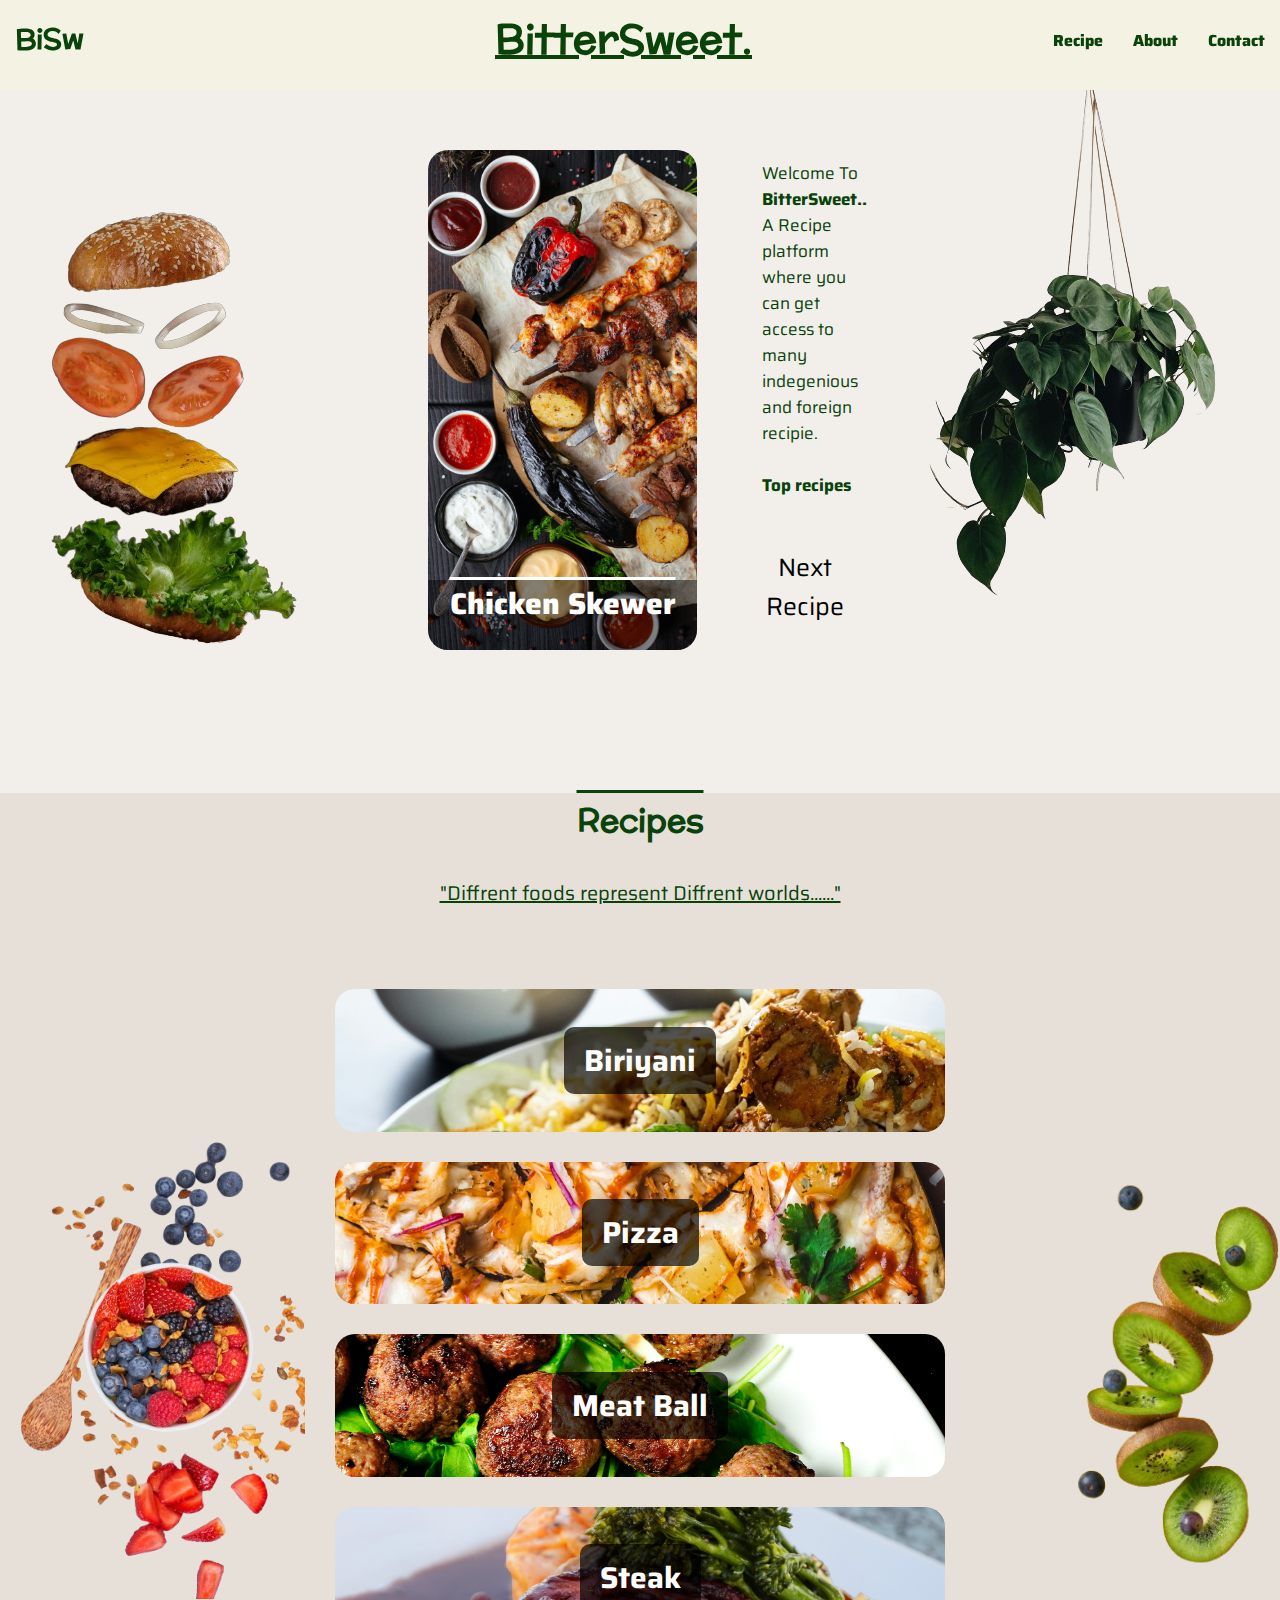
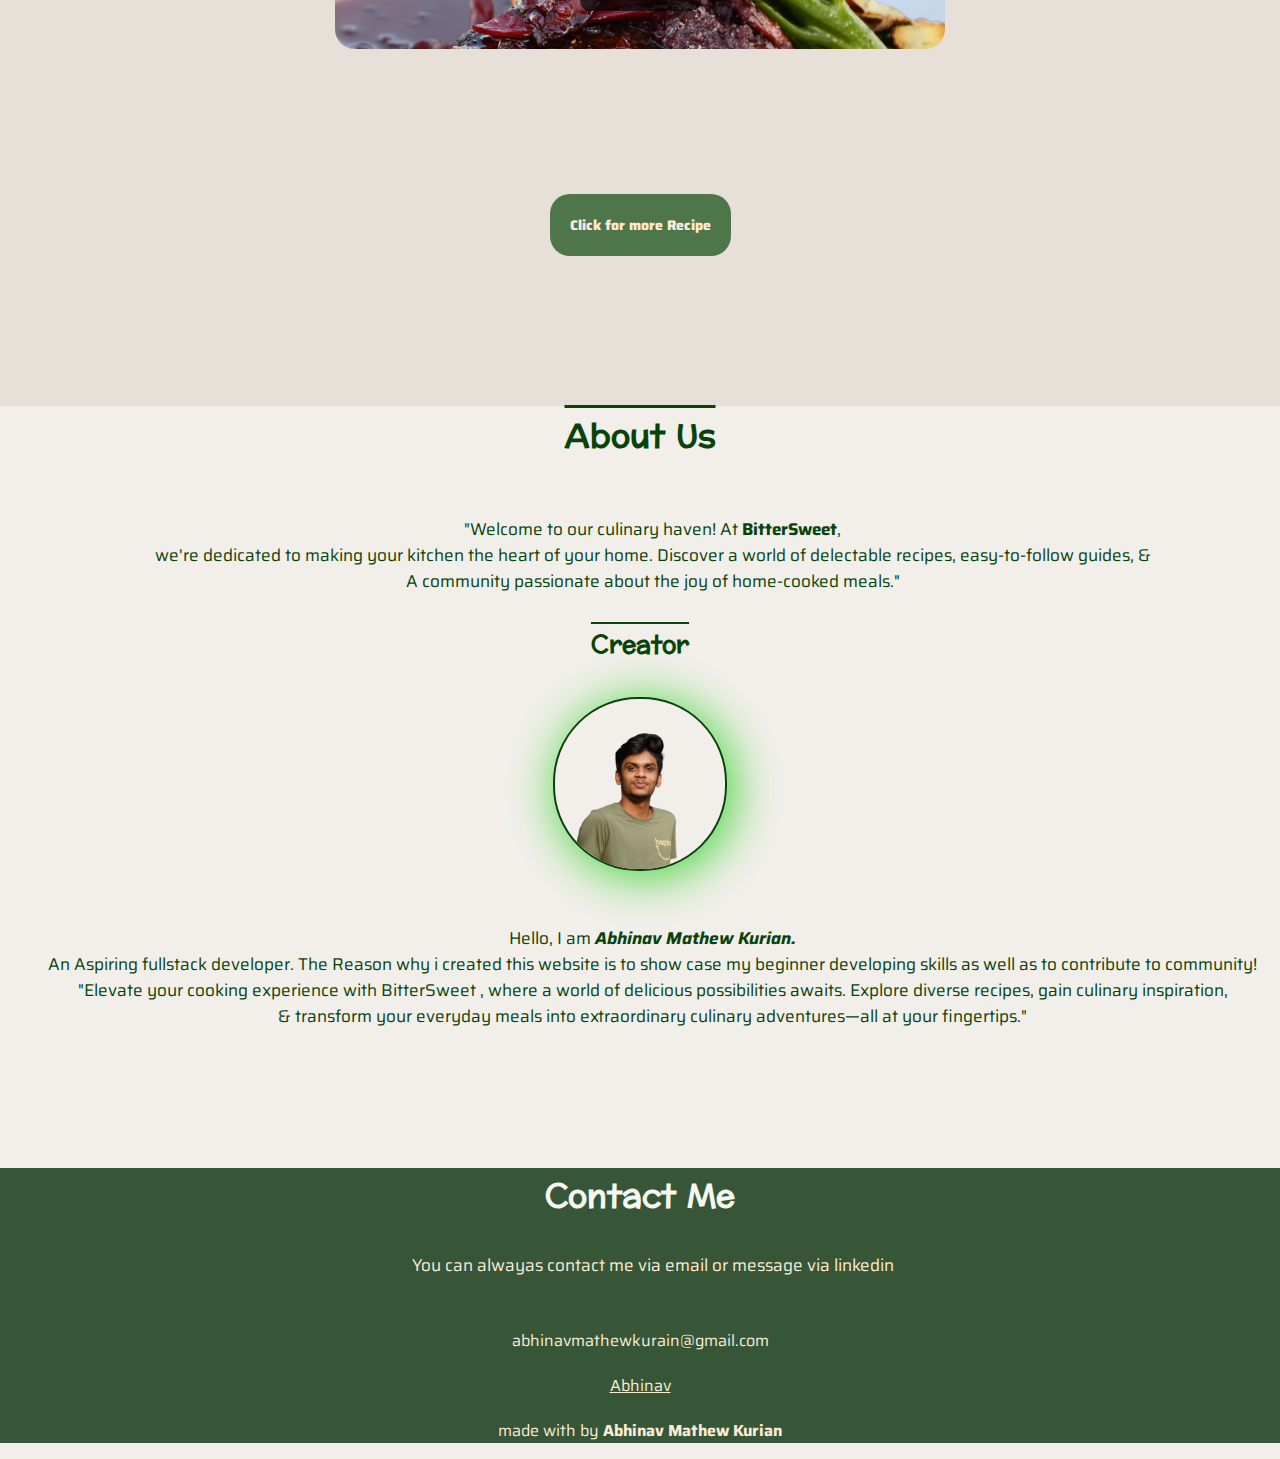
<file: index.html>
<!DOCTYPE html>
<html lang="en">
<head>
    <meta charset="UTF-8">
    <meta name="viewport" content="width=device-width, initial-scale=1.0">
    <link rel="preconnect" href="https://fonts.googleapis.com">
    <link rel="preconnect" href="https://fonts.gstatic.com" crossorigin>
    <link href="https://fonts.googleapis.com/css2?family=Lobster+Two:ital@1&family=Preahvihear&display=swap" rel="stylesheet">
    <link rel="preconnect" href="https://fonts.googleapis.com">
    <link rel="preconnect" href="https://fonts.gstatic.com" crossorigin>
    <link href="https://fonts.googleapis.com/css2?family=Saira:wght@300&display=swap" rel="stylesheet">
    <link rel="stylesheet" href="https://cdnjs.cloudflare.com/ajax/libs/font-awesome/6.5.1/css/all.min.css" integrity="sha512-DTOQO9RWCH3ppGqcWaEA1BIZOC6xxalwEsw9c2QQeAIftl+Vegovlnee1c9QX4TctnWMn13TZye+giMm8e2LwA==" crossorigin="anonymous" referrerpolicy="no-referrer" />
    <link rel="stylesheet" href="styles.css">
    <title>BitterSweet</title>
</head>
<body>
        <div class="header">
            <div class="logo"><a href="index.html"><h2>BiSw</h2></a></div>
            <div class="heading"><h1>BitterSweet.</h1></div>
            <nav>
                <ul>
                    <li id="recipeid"><a >Recipe</a></li>
                    <li id="aboutid"><a >About</a></li>
                    <li id="contactid"><a >Contact</a></li>
                </ul>
            </nav>
        </div>
    <div class="container">
        <div class="vegie">
            <img src="./images/burger-removebg.png" alt="chilie">
        </div>   
        <div class="grid-container">
            <div class="one" id="cardSlider">
                <div class="card byone">
                    <div class="title"><a href="chicken.html">Chicken Skewer</a></div>
                </div>
                <div class="card bytwo">
                    <div class="title"><a href="pasta.html">Pasta</a></div>
                </div>
                <div class="card bythree">
                    <div class="title"><a href="oatmeal.html">Oat Meal</a></div>
                </div>
                <div class="card byfour">
                    <div class="title"><a href="ramen.html">Ramen</a></div>
                </div>
                
              </div>
              
            <div class="two">
                <div class="para"> Welcome To <b>BitterSweet..</b> <br>A Recipe platform where you can get access to many indegenious and foreign recipie. <br> <br><b>Top recipes</b><span> </span><i class="fa-solid fa-down-long"></i> </div>
            </div>
            <div class="three"><section>Next Recipe</section><i id="nextBtn" class="fa-solid fa-arrow-right"></i></div>
        </div>
        <div class="decoration">
            <img src="./images/plant-removebg-preview.png" alt="leaf">
        </div>
    </div>


<div class="dummy"></div>
<!-- ------------------------------------------------- ------------Recipes page ----- ------------------------------------------------------- -->


    <div class="recipeContainer">
        <div class="recipeheading"><h2>Recipes</h2></div>
        <div class="subhead"><p>"Diffrent foods represent Diffrent worlds......" </p></div>
            <div class="recipegrid">
                <div class="rone"></div>
                <div class="rtwo">
                    <div class="incard" id="biriyani"><a href="biriyani.html">Biriyani</a></div>
                </div>
                <div class="rthree">
                    <div class="incard" id="pizza"><a href="pizza.html">Pizza</a></div>
                </div>
                <div class="rfour">
                    <div class="incard" id="meatball"><a href="meatball.html">Meat Ball</a></div>
                </div>
                <div class="rfive">
                    <div class="incard" id="steak"><a href="steak.html">Steak</a></div>
                </div>
                <div class="rsix"></div>
            </div>
            <div    class="rbtn">
                <button class="recipebtn">Click for more Recipe</button>
            </div>
    </div>

    <!-----------------------------------------------------------------About page-------------------------------------------------------------------->

    <div class="aboutcontainer">
        <div class="headabout"><h2>About Us</h2></div>
        <div class="para"><p>
            "Welcome to our culinary haven! At <b>BitterSweet</b>,<br> we're dedicated to making your kitchen the heart of your home. Discover a world of delectable recipes, easy-to-follow guides, & <br>A community passionate about the joy of home-cooked meals."</p></div>
    <div class="creator"><h2>Creator</h2></div>
    <div class="img"><img src="./images/me.png" alt="Abhinav"></div>
    <div class="para"><p>Hello, I am <b><em>Abhinav Mathew Kurian.</em></b><br>An Aspiring fullstack developer. The Reason why i created this website is to show case my beginner developing skills as well as to contribute to community!<br>
    
"Elevate your cooking experience with BitterSweet , where a world of delicious possibilities awaits. Explore diverse recipes, gain culinary inspiration, <br>& transform your everyday meals into extraordinary culinary adventures—all at your fingertips."</p></div>
</div>


<!-- ----------------------------------------------------------------------contact us------------------------------------------------------ -->

<div class="contactcontainer">
    <div class="contacthead"><h2>Contact Me</h2></div>
    <div class="para" style="color: antiquewhite;">You can alwayas contact me via email or message via linkedin</div>
    <div class="email"><i class="fa-solid fa-envelope"></i><span> </span>abhinavmathewkurain@gmail.com</div>
    <div class="linkedin"><i class="fa-brands fa-linkedin"></i><span> </span><a href="https://www.linkedin.com/in/abhinav-mathew-kurian-553042245">Abhinav</a></div>
    <footer>
        <div class="end"><p>made with <span> </span> <i class="fa-solid fa-heart" style="color: #e50606;"></i><span> </span>by <b>Abhinav Mathew Kurian</b> </p></div>
    </footer>
</div>



<script src="https://code.jquery.com/jquery-3.7.0.js"></script>
<script src="index.js"></script>
</body>
</html>
</file>
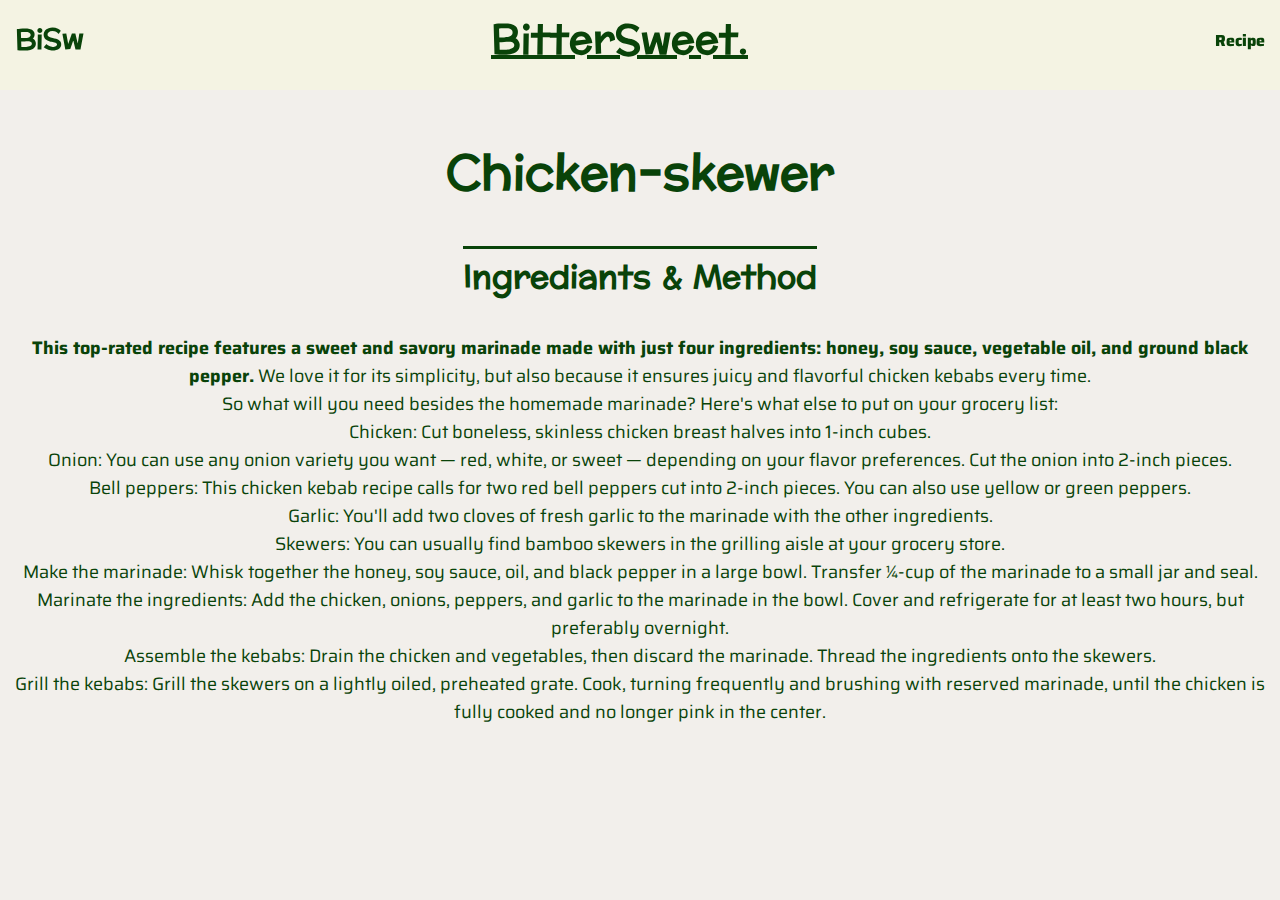
<file: chicken.html>
<!DOCTYPE html>
<html lang="en">
<head>
    <meta charset="UTF-8">
    <meta name="viewport" content="width=device-width, initial-scale=1.0">
    <link rel="preconnect" href="https://fonts.googleapis.com">
    <link rel="preconnect" href="https://fonts.gstatic.com" crossorigin>
    <link href="https://fonts.googleapis.com/css2?family=Lobster+Two:ital@1&family=Preahvihear&display=swap" rel="stylesheet">
    <link rel="preconnect" href="https://fonts.googleapis.com">
    <link rel="preconnect" href="https://fonts.gstatic.com" crossorigin>
    <link href="https://fonts.googleapis.com/css2?family=Saira:wght@300&display=swap" rel="stylesheet">
    <link rel="stylesheet" href="https://cdnjs.cloudflare.com/ajax/libs/font-awesome/6.5.1/css/all.min.css" integrity="sha512-DTOQO9RWCH3ppGqcWaEA1BIZOC6xxalwEsw9c2QQeAIftl+Vegovlnee1c9QX4TctnWMn13TZye+giMm8e2LwA==" crossorigin="anonymous" referrerpolicy="no-referrer" />
    <link rel="stylesheet" href="styles.css">
    <title>Chicken-skewer Recipie</title>
</head>
<body>
    <div class="header">
        <div class="logo"><a href="index.html"><h2>BiSw</h2></a></div>
        <div class="heading" id="center"><h1>BitterSweet.</h1></div>
        <nav>
            <ul>
                <li id="recipeid"><a href="recipie.html">Recipe</a></li>
            </ul>
        </nav>
    </div>


    <div class="recontain">
        <div class="reheading"><h1>Chicken-skewer</h1></div>
        <div class="resubheading"><h2>Ingrediants & Method</h2></div>
        <div class="content"><p><b>This top-rated recipe features a sweet and savory marinade made with just four ingredients: honey, soy sauce, vegetable oil, and ground black pepper.</b> We love it for its simplicity, but also because it ensures juicy and flavorful chicken kebabs every time. <br>
            So what will you need besides the homemade marinade? Here's what else to put on your grocery list: <br>

            Chicken: Cut boneless, skinless chicken breast halves into 1-inch cubes. <br>
            Onion: You can use any onion variety you want — red, white, or sweet — depending on your flavor preferences. Cut the onion into 2-inch pieces. <br>
            Bell peppers: This chicken kebab recipe calls for two red bell peppers cut into 2-inch pieces. You can also use yellow or green peppers.<br>
            Garlic: You'll add two cloves of fresh garlic to the marinade with the other ingredients.<br>
            Skewers: You can usually find bamboo skewers in the grilling aisle at your grocery store.<br>

            Make the marinade: Whisk together the honey, soy sauce, oil, and black pepper in a large bowl. Transfer ¼-cup of the marinade to a small jar and seal. <br>
Marinate the ingredients: Add the chicken, onions, peppers, and garlic to the marinade in the bowl. Cover and refrigerate for at least two hours, but preferably overnight.<br>
Assemble the kebabs: Drain the chicken and vegetables, then discard the marinade. Thread the ingredients onto the skewers.<br>
Grill the kebabs: Grill the skewers on a lightly oiled, preheated grate. Cook, turning frequently and brushing with reserved marinade, until the chicken is fully cooked and no longer pink in the center.<br>
        </p></div>

    </div>
</body>
</html>
</file>
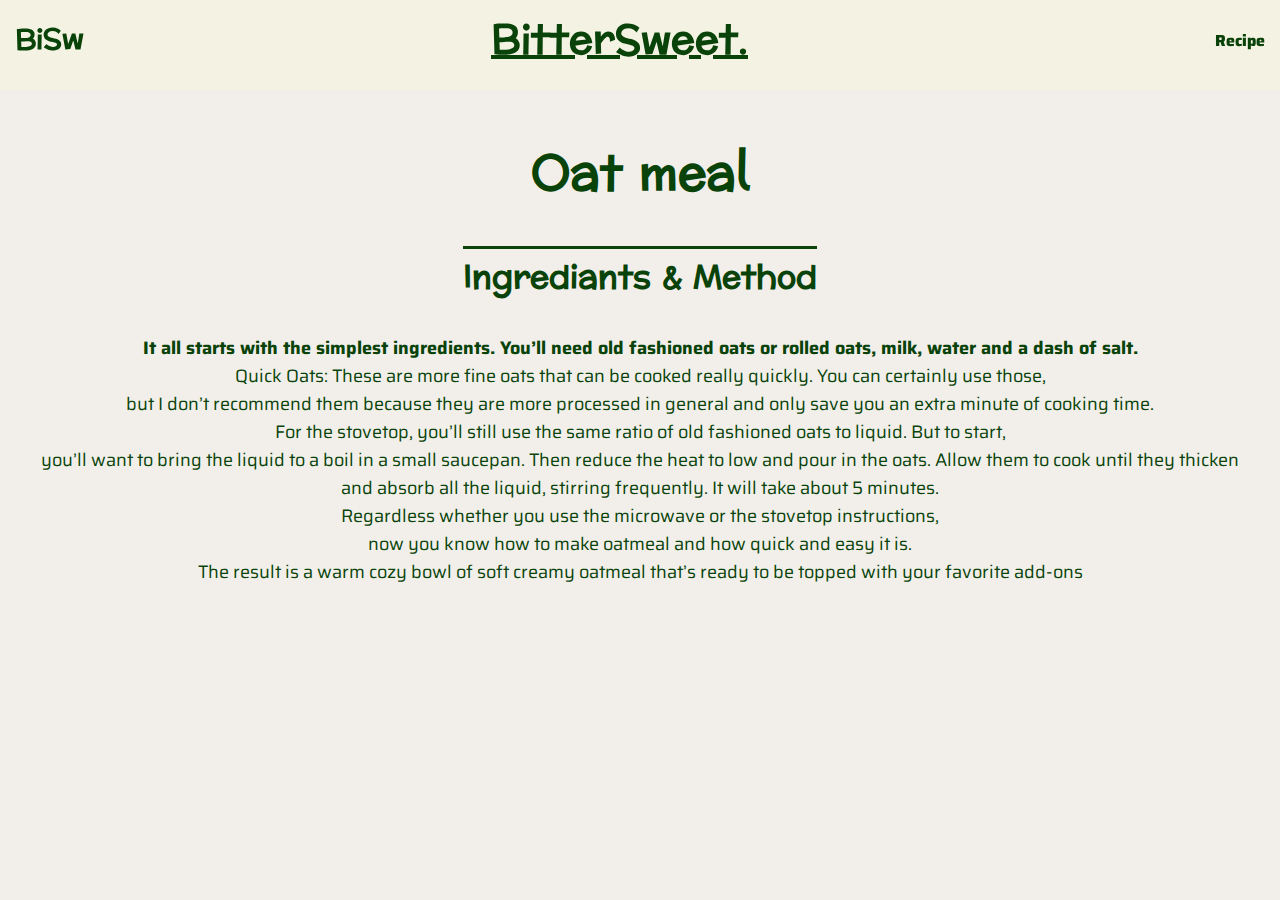
<file: oatmeal.html>
<!DOCTYPE html>
<html lang="en">
<head>
    <meta charset="UTF-8">
    <meta name="viewport" content="width=device-width, initial-scale=1.0">
    <link rel="preconnect" href="https://fonts.googleapis.com">
    <link rel="preconnect" href="https://fonts.gstatic.com" crossorigin>
    <link href="https://fonts.googleapis.com/css2?family=Lobster+Two:ital@1&family=Preahvihear&display=swap" rel="stylesheet">
    <link rel="preconnect" href="https://fonts.googleapis.com">
    <link rel="preconnect" href="https://fonts.gstatic.com" crossorigin>
    <link href="https://fonts.googleapis.com/css2?family=Saira:wght@300&display=swap" rel="stylesheet">
    <link rel="stylesheet" href="https://cdnjs.cloudflare.com/ajax/libs/font-awesome/6.5.1/css/all.min.css" integrity="sha512-DTOQO9RWCH3ppGqcWaEA1BIZOC6xxalwEsw9c2QQeAIftl+Vegovlnee1c9QX4TctnWMn13TZye+giMm8e2LwA==" crossorigin="anonymous" referrerpolicy="no-referrer" />
    <link rel="stylesheet" href="styles.css">
    <title>Pasta Recipie</title>
</head>
<body>
    <div class="header">
        <div class="logo"><a href="index.html"><h2>BiSw</h2></a></div>
        <div class="heading" id="center"><h1>BitterSweet.</h1></div>
        <nav>
            <ul>
                <li id="recipeid"><a href="recipie.html">Recipe</a></li>
            </ul>
        </nav>
    </div>


    <div class="recontain">
        <div class="reheading"><h1>Oat meal</h1></div>
        <div class="resubheading"><h2>Ingrediants & Method</h2></div>
        <div class="content"><p><b>It all starts with the simplest ingredients. You’ll need old fashioned oats or rolled oats, milk, water and a dash of salt. </b> <br>
            Quick Oats: These are more fine oats that can be cooked really quickly. You can certainly use those, <br>but I don’t recommend them because they are more processed in general and only save you an extra minute of cooking time. <br>
            For the stovetop, you’ll still use the same ratio of old fashioned oats to liquid. But to start,<br> you’ll want to bring the liquid to a boil in a small saucepan. Then reduce the heat to low and pour in the oats. Allow them to cook until they thicken <br>and absorb all the liquid, stirring frequently. It will take about 5 minutes.  <br>

            Regardless whether you use the microwave or the stovetop instructions, <br>now you know how to make oatmeal and how quick and easy it is. <br> The result is a warm cozy bowl of soft creamy oatmeal that’s ready to be topped with your favorite add-ons<br>
           </p></div>

    </div>
</body>
</html>
</file>
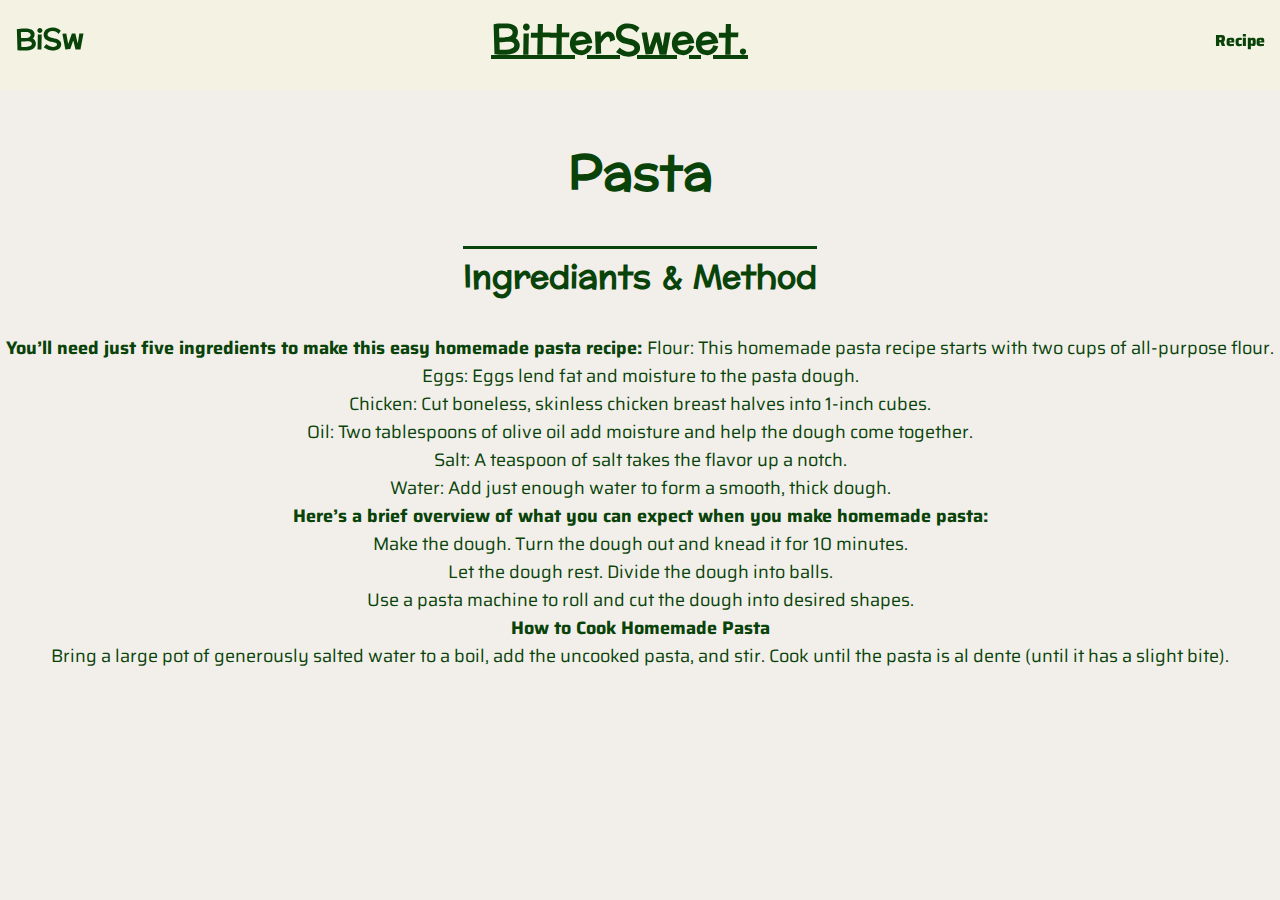
<file: pasta.html>
<!DOCTYPE html>
<html lang="en">
<head>
    <meta charset="UTF-8">
    <meta name="viewport" content="width=device-width, initial-scale=1.0">
    <link rel="preconnect" href="https://fonts.googleapis.com">
    <link rel="preconnect" href="https://fonts.gstatic.com" crossorigin>
    <link href="https://fonts.googleapis.com/css2?family=Lobster+Two:ital@1&family=Preahvihear&display=swap" rel="stylesheet">
    <link rel="preconnect" href="https://fonts.googleapis.com">
    <link rel="preconnect" href="https://fonts.gstatic.com" crossorigin>
    <link href="https://fonts.googleapis.com/css2?family=Saira:wght@300&display=swap" rel="stylesheet">
    <link rel="stylesheet" href="https://cdnjs.cloudflare.com/ajax/libs/font-awesome/6.5.1/css/all.min.css" integrity="sha512-DTOQO9RWCH3ppGqcWaEA1BIZOC6xxalwEsw9c2QQeAIftl+Vegovlnee1c9QX4TctnWMn13TZye+giMm8e2LwA==" crossorigin="anonymous" referrerpolicy="no-referrer" />
    <link rel="stylesheet" href="styles.css">
    <title>Pasta Recipie</title>
</head>
<body>
    <div class="header">
        <div class="logo"><a href="index.html"><h2>BiSw</h2></a></div>
        <div class="heading" id="center"><h1>BitterSweet.</h1></div>
        <nav>
            <ul>
                <li id="recipeid"><a href="recipie.html">Recipe</a></li>
            </ul>
        </nav>
    </div>


    <div class="recontain">
        <div class="reheading"><h1>Pasta</h1></div>
        <div class="resubheading"><h2>Ingrediants & Method</h2></div>
        <div class="content"><p><b>You’ll need just five ingredients to make this easy homemade pasta recipe: </b> 
            Flour: This homemade pasta recipe starts with two cups of all-purpose flour.  <br>
            Eggs: Eggs lend fat and moisture to the pasta dough.  <br>

            Chicken: Cut boneless, skinless chicken breast halves into 1-inch cubes. <br>
            Oil: Two tablespoons of olive oil add moisture and help the dough come together. <br>
            Salt: A teaspoon of salt takes the flavor up a notch. <br>
            Water: Add just enough water to form a smooth, thick dough. <br>
            <b>Here’s a brief overview of what you can expect when you make homemade pasta:</b><br>

            Make the dough. Turn the dough out and knead it for 10 minutes.  <br>
            Let the dough rest. Divide the dough into balls.<br>

            Use a pasta machine to roll and cut the dough into desired shapes.<br>
<b>How to Cook Homemade Pasta</b><br>
Bring a large pot of generously salted water to a boil, add the uncooked pasta, and stir. Cook until the pasta is al dente (until it has a slight bite). 


        </p></div>

    </div>
</body>
</html>
</file>
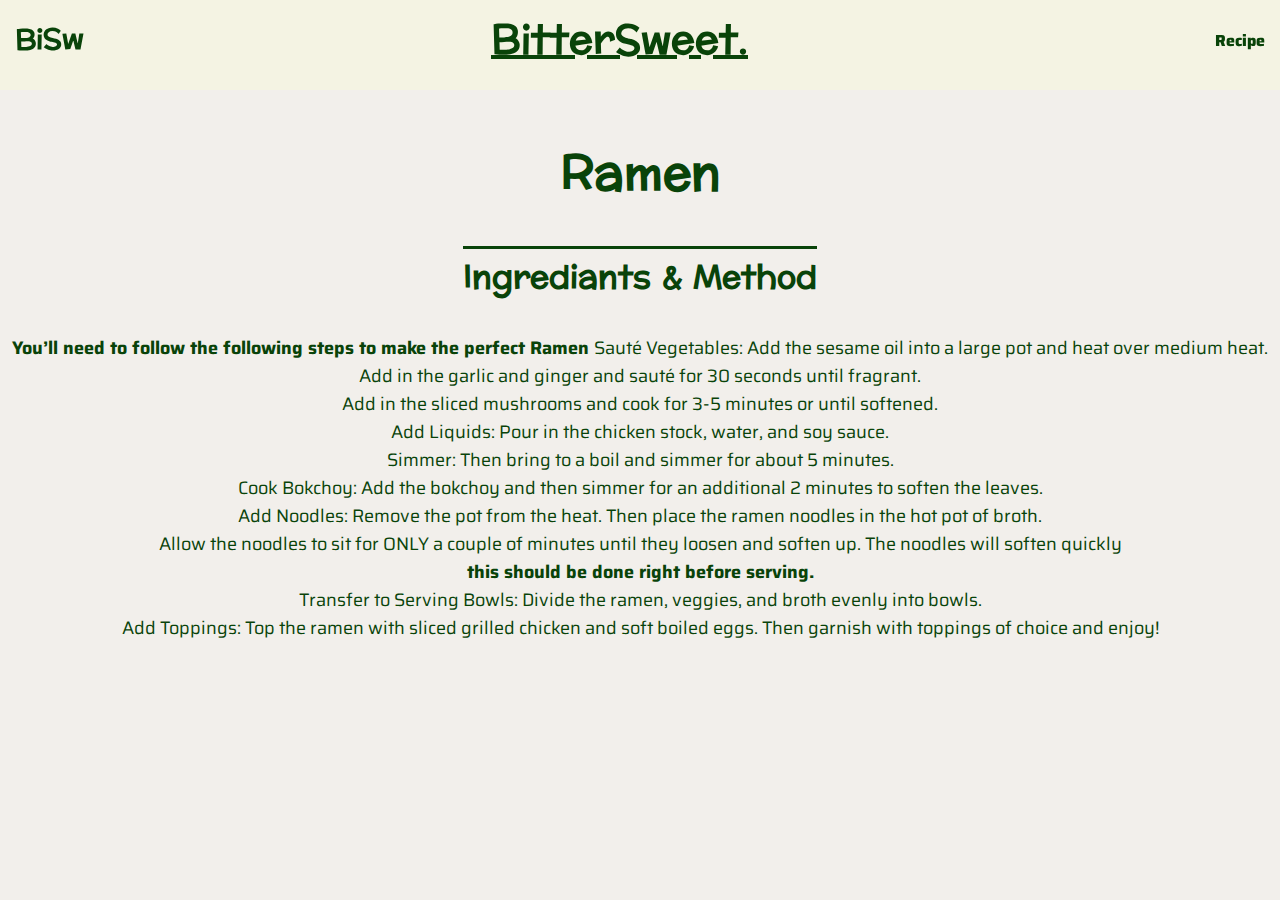
<file: ramen.html>
<!DOCTYPE html>
<html lang="en">
<head>
    <meta charset="UTF-8">
    <meta name="viewport" content="width=device-width, initial-scale=1.0">
    <link rel="preconnect" href="https://fonts.googleapis.com">
    <link rel="preconnect" href="https://fonts.gstatic.com" crossorigin>
    <link href="https://fonts.googleapis.com/css2?family=Lobster+Two:ital@1&family=Preahvihear&display=swap" rel="stylesheet">
    <link rel="preconnect" href="https://fonts.googleapis.com">
    <link rel="preconnect" href="https://fonts.gstatic.com" crossorigin>
    <link href="https://fonts.googleapis.com/css2?family=Saira:wght@300&display=swap" rel="stylesheet">
    <link rel="stylesheet" href="https://cdnjs.cloudflare.com/ajax/libs/font-awesome/6.5.1/css/all.min.css" integrity="sha512-DTOQO9RWCH3ppGqcWaEA1BIZOC6xxalwEsw9c2QQeAIftl+Vegovlnee1c9QX4TctnWMn13TZye+giMm8e2LwA==" crossorigin="anonymous" referrerpolicy="no-referrer" />
    <link rel="stylesheet" href="styles.css">
    <title>Pasta Recipie</title>
</head>
<body>
    <div class="header">
        <div class="logo"><a href="index.html"><h2>BiSw</h2></a></div>
        <div class="heading" id="center"><h1>BitterSweet.</h1></div>
        <nav>
            <ul>
                <li id="recipeid"><a href="recipie.html">Recipe</a></li>
            </ul>
        </nav>
    </div>


    <div class="recontain">
        <div class="reheading"><h1>Ramen</h1></div>
        <div class="resubheading"><h2>Ingrediants & Method</h2></div>
        <div class="content"><p><b>You’ll need to follow the following steps to make the perfect Ramen </b> 
            Sauté Vegetables: Add the sesame oil into a large pot and heat over medium heat. Add in the garlic and ginger and sauté for 30 seconds until fragrant. <br>Add in the sliced mushrooms and cook for 3-5 minutes or until softened.  <br>
            Add Liquids: Pour in the chicken stock, water, and soy sauce.  <br>

            Simmer: Then bring to a boil and simmer for about 5 minutes. <br>
            Cook Bokchoy: Add the bokchoy and then simmer for an additional 2 minutes to soften the leaves.<br>
            Add Noodles: Remove the pot from the heat. Then place the ramen noodles in the hot pot of broth. <br>
            Allow the noodles to sit for ONLY a couple of minutes until they loosen and soften up. The noodles will soften quickly <br>
            <b>this should be done right before serving. </b><br>

            Transfer to Serving Bowls: Divide the ramen, veggies, and broth evenly into bowls.  <br>
            
Add Toppings: Top the ramen with sliced grilled chicken and soft boiled eggs. Then garnish with toppings of choice and enjoy!<br>
        </p></div>

    </div>
</body>
</html>
</file>
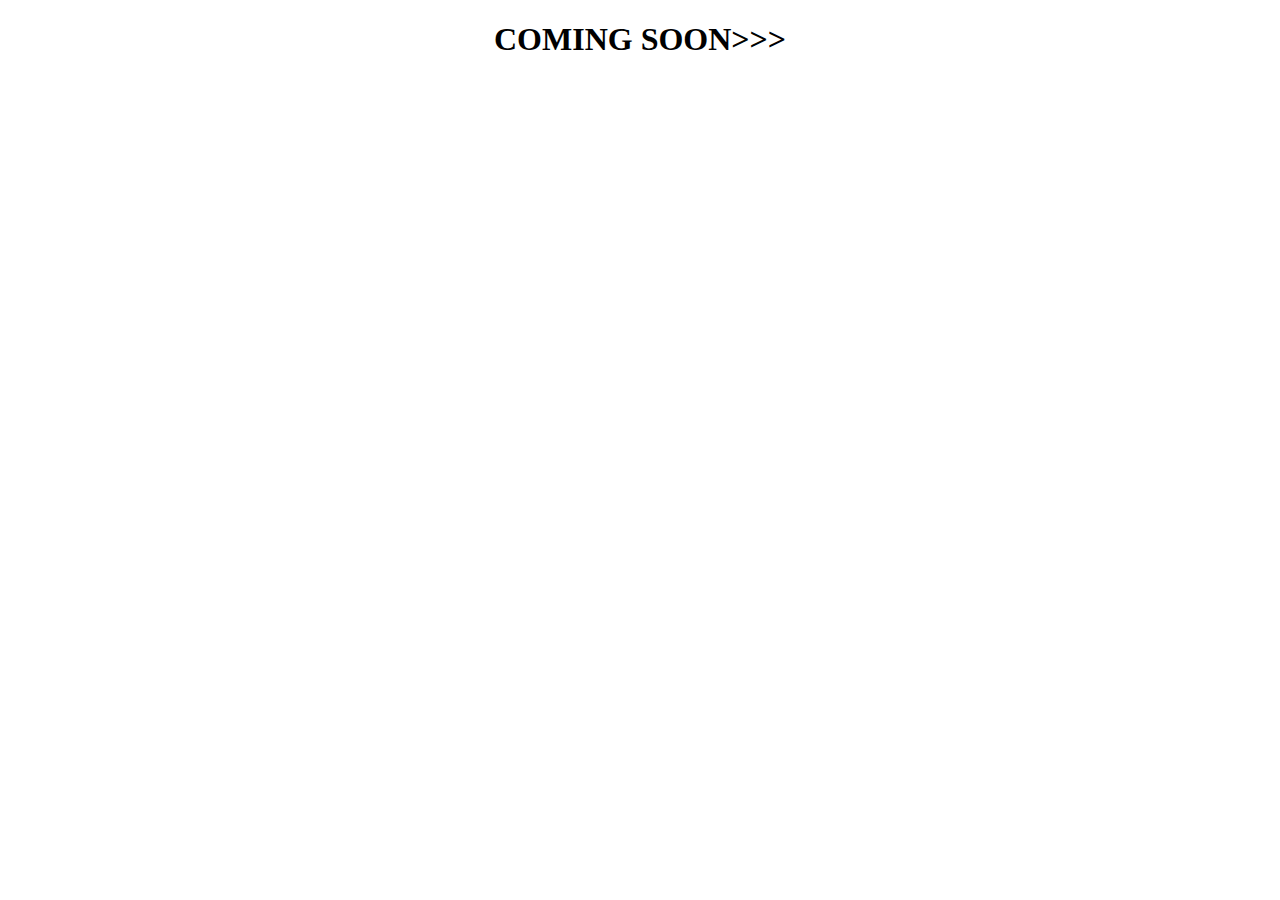
<file: recipie.html>
<!DOCTYPE html>
<html lang="en">
<head>
    <meta charset="UTF-8">
    <meta name="viewport" content="width=device-width, initial-scale=1.0">
    <style>
        body{
            text-align: center;
        }
    </style>
    <title>Recipe</title>
</head>
<body >
    <h1>COMING SOON>>></h1>
</body>
</html>
</file>
<file: styles.css>
body{
    background-color: rgb(242, 239, 235);
    margin: 0;
}

.header{
    position: fixed;
    top: 0;
    left: 0;
    height: 100px;
    width: 100%;
    background-color: rgba(245, 245, 220, 0.538);
    z-index: 1000;
    display: flex;
    justify-content: space-between;
    align-items: center;
    margin-top: -10px;
}
.logo{
    margin-left: 15px;
    z-index: 1;
    
}

#center{
    padding-right: 170px;
}

.logo a {
    font-family: 'Preahvihear', sans-serif;
    text-decoration: none;
    color: rgb(9, 67, 9);
    font-size: larger;
   

}
.heading{
    padding-left: 150px;
    z-index: 1;
}

.heading h1{
    font-family: 'Preahvihear', sans-serif;
    font-size: 2.5rem;
    text-decoration: underline;
    color: rgb(9, 67, 9);
}
nav{
    margin-right: 15px;
    z-index: 1;
}
nav ul{
    list-style-type: none;
    display: inline-flex;
    gap: 30px; 
   
}

nav ul li a{
    text-decoration: none;
    font-family: 'Saira', sans-serif;
    font-weight: 800;
    color: rgb(9, 67, 9);  
}
.container{
    margin-top: 90px;
    display: flex;
    justify-content: space-between;
}
.vegie{
    padding-top: 60px;
    float: left;
    margin-left: -50px;
}
.decoration {
    float: right;
    margin-right: -25px;
}
.grid-container{
   margin-top: 60px;
    margin-left: 70px;
    display: grid;
    grid-template-columns: 2fr 1fr;
    grid-template-rows: 1fr 1fr;
    height: 500px;
    width:600px;
    gap: 40px;
}

.one{
    grid-column: 1/2;
    /* border:5px  rgb(9, 67, 9) solid; */
    border-radius: 20px;
    grid-row: 1/3;
}

/* Existing styles... */

.card {
    display: none; /* Hide all cards initially */
    width: 100%;
    height: 100%;
    overflow: hidden;
    border-radius: 20px;
  }

  .byone{
    background-image: url("./images/image-1.jpg");
    background-size: cover;
    background-repeat: no-repeat;
    }
    .bytwo{
     background-image: url("./images/image-2.jpg");
     background-size: cover;
     background-repeat: no-repeat;
     }
    .bythree{
     background-image: url("./images/image-3.jpg");
     background-size: cover;
     background-repeat: no-repeat;
    }
    .byfour{
     background-image: url("./images/image-4.jpg");
     background-size: cover;
     background-repeat: no-repeat;
                }
  .card img {
    width: 100%;
    height: 100%;
    object-fit: cover; /* Maintain aspect ratio while covering the card */
  }
  
  .card.active {
    display: block; /* Show the active card */
  }
#nextBtn{
   
    font-size: 55px;
    color: rgb(9, 67, 9);
    margin-top: 35px;
}  

.two{
    grid-column: 2/3;
    /* border:5px  rgb(9, 67, 9) solid; */
    border-radius: 20px;
    grid-row: 0/1.5;
}

.three{

    grid-column: 2/3;
    /* border:5px  rgb(9, 67, 9) solid; */
    border-radius: 20px;
    grid-row: 1.5/3;
    text-align: center;
    font-size: 25px;
    font-family: 'Saira', sans-serif;
    

}
section{
    margin-top: 10px;
}

.title{
   
    height: 70px;
    background-color: rgba(0, 0, 0, 0.466);
    margin-top: 430px;
    text-align: center;

}

.title  a{
    text-decoration:overline;
    color:rgb(255, 255, 255);
    font-family: 'Saira', sans-serif;
    font-size: 30px;
    font-weight: 800;

}
.para{
    font-family: 'Saira', sans-serif;
    color: rgb(9, 67, 9) ;
    font-size: 17px;
    margin-top: 10px;
    margin-left: 25px;
}

.card.active {
    transform: scale(1.0);
  }
  


  /* ----------------------------------------------------recipe page-------------------------------------------------------------- */
 .recipeContainer{
    background-color: rgb(230, 224, 217);
    padding-bottom: 150px;
 } 
 .recipeheading{
    margin-top: 14px;
    text-align: center;
  }
.recipeheading h2{
    font-family: 'Preahvihear', sans-serif;
    font-size: 2rem;
    text-decoration:overline;
    color: rgb(9, 67, 9);
    font-weight: 800;
}

.recipegrid{
    margin-top: 80px;
    display: grid;
    grid-template-columns: 1fr 2fr 1fr;
    height: 70vh;
    /* border: 5px solid black; */
    gap: 30px;
}

.rone{
    grid-column: 1/2;
    grid-row:1/5;
    /* border: 5px solid black; */
    background-image: url("./images/recipe1-removebg-preview.png");
    background-size: cover;
    background-repeat: no-repeat;
    margin-top: 110px;
    height: 500px;
    
}
.rtwo{
    grid-column: 2/3;
    grid-row: 1/1.75;
    /* border: 5px solid black; */
    background-image: url("./images/biriyanicut1.jpg");
    background-size: cover;
    background-repeat: no-repeat;
    border-radius: 20px;
    display: flex;
    justify-content: center;
    align-items: center;
   
}
.rthree{
    grid-column: 2/3;
    grid-row: 1.75/2.5;
    /* border: 5px solid black; */
    background-image: url("./images/pizzacut.jpg");
    background-size: cover;
    background-repeat: no-repeat;
    border-radius: 20px;
    display: flex;
    justify-content: center;
    align-items: center;
}

.rfour{
    grid-column: 2/3;
    grid-row: 2.5/3.25;
    /* border: 5px solid black; */
    background-image: url("./images/meatball.jpg");
    background-size: cover;
    background-repeat: no-repeat;
    border-radius: 20px;
    display: flex;
    justify-content: center;
    align-items: center;
}
.rfive{
    grid-column: 2/3;
    grid-row: 3.25/4;
     /* border: 5px solid black; */
     background-image: url("./images/steak.jpg");
     background-size: cover;
     background-repeat: no-repeat;
     border-radius: 20px;
     display: flex;
     justify-content: center;
     align-items: center;
}

.rsix{
    grid-column: 3/4;
    grid-row:1/5;
    background-image: url("./images/recipe2-removebg-preview.png");
    background-size: cover;
    background-repeat: no-repeat;
    margin-top: 110px;
    height: 550px;
    
}

.incard{
    text-align: center;
}
.incard a{
    color: white;
    font-family: 'Saira', sans-serif;
    text-decoration: none;
    font-size: 30px;
    background-color: rgba(0, 0, 0, 0.675);
    border-radius: 10px;
    font-weight: bold;
    padding-left: 20px;
    padding-right: 20px;
    padding-top: 10px;
    padding-bottom: 10px;
}
.subhead{
    text-align: center;
    margin-top: 10px;
}
.subhead p{
    font-family:'Saira', sans-serif ;
    color: rgb(9, 67, 9) ;
    font-size: 20px;
    text-decoration: underline;
}
.rbtn{
    text-align: center;
    margin-top: 175px;;
}
.recipebtn{
    background-color:  rgba(9, 67, 9, 0.684);
    padding: 20px;
    border-radius: 20px;
    font-size: 14px;
    color: antiquewhite;
    font-weight: 800;
    font-family: 'Saira', sans-serif;
    border: none;
}

.recipebtn:hover{
    background-color: rgba(9, 67, 9, 0.884) ;
    color: aliceblue;
}

#recipeid{
    text-decoration: none;
    font-family: 'Saira', sans-serif;
    font-weight: 800;
    color: rgb(9, 67, 9);  
}

#recipeid:hover{
    background-color: rgba(9, 67, 9, 0.67) ;
    
    padding-left: 5px ;
    padding-right: 5px ;
    border-radius: 5px;
}
#recipeid a:hover{
    color: rgb(255, 255, 255);
}

#aboutid:hover{
    background-color: rgba(9, 67, 9, 0.67) ;
    
    padding-left: 5px ;
    padding-right: 5px ;
    border-radius: 5px;
}
#aboutid a:hover{
    color: rgb(255, 255, 255);
}

#contactid:hover{
    background-color: rgba(9, 67, 9, 0.67) ;
    
    padding-left: 5px ;
    padding-right: 5px ;
    border-radius: 5px;
}
#contact a:hover{
    color: rgb(255, 255, 255);
}


/* ------------------------------------------------------aabout us------------------------------------------------------------- */
.aboutcontainer{
    background-color: rgb(242, 239, 235);
    height: 80vh;
}
.headabout{
    text-align: center;
    margin-top: -25px;
}
.headabout h2{
    font-family: 'Preahvihear', sans-serif;
    font-size: 2rem;
    text-decoration:overline;
    color: rgb(9, 67, 9);
    font-weight: 800;
}

.para p{
    margin-top: 50px;
    text-align: center;
}
.creator{
    text-align: center;
    margin-top: 30px;
}
.creator h2{
    font-family: 'Preahvihear', sans-serif;
    font-size: 1.5rem;
    text-decoration:overline;
    color: rgb(9, 67, 9);
    font-weight: 800;
}
.img{
    margin-top: 30px;
    text-align: center;
}

.img img{
    height: 170px;
    border: 2px solid rgb(9, 67, 9);
    border-radius: 85px;
    box-shadow: 5px 5px 50px rgb(58, 211, 47);
}
.contactcontainer{
    margin-top: 30px;
    text-align: center;
    background-color: rgba(34, 69, 37, 0.900);
}
.contacthead h2{
    margin-top: 40px;
    font-family: 'Preahvihear', sans-serif;
    font-size: 2rem;
    color: rgb(245, 248, 238);
    font-weight: 800;
}
.email{
    margin-top: 50px;
    font-family:'Saira', sans-serif ;
    color: antiquewhite;
}

.linkedin {
    margin-top: 20px;
    font-family:'Saira', sans-serif ;
    color: antiquewhite;
}
.linkedin a{
    color: antiquewhite;
}

.end{
    margin-top: 20px;
    font-family:'Saira', sans-serif ;
    color: antiquewhite;
}

.recontain{
    margin-top: 130px;
}
.reheading{
    text-align: center;
}

.reheading h1{
    font-family: 'Preahvihear', sans-serif;
    font-size: 3rem;
    color:  rgb(9, 67, 9);
}

.resubheading{
    text-align: center;
}

.resubheading h2{
    font-family: 'Preahvihear', sans-serif;
    font-size: 2rem;
    color:  rgb(9, 67, 9);
    text-decoration: overline;
}

.content{
    text-align: center;
}

.content p{
    font-family:'Saira', sans-serif ;
    color:  rgb(9, 67, 9);
    font-size: 18px;
}
</file>
